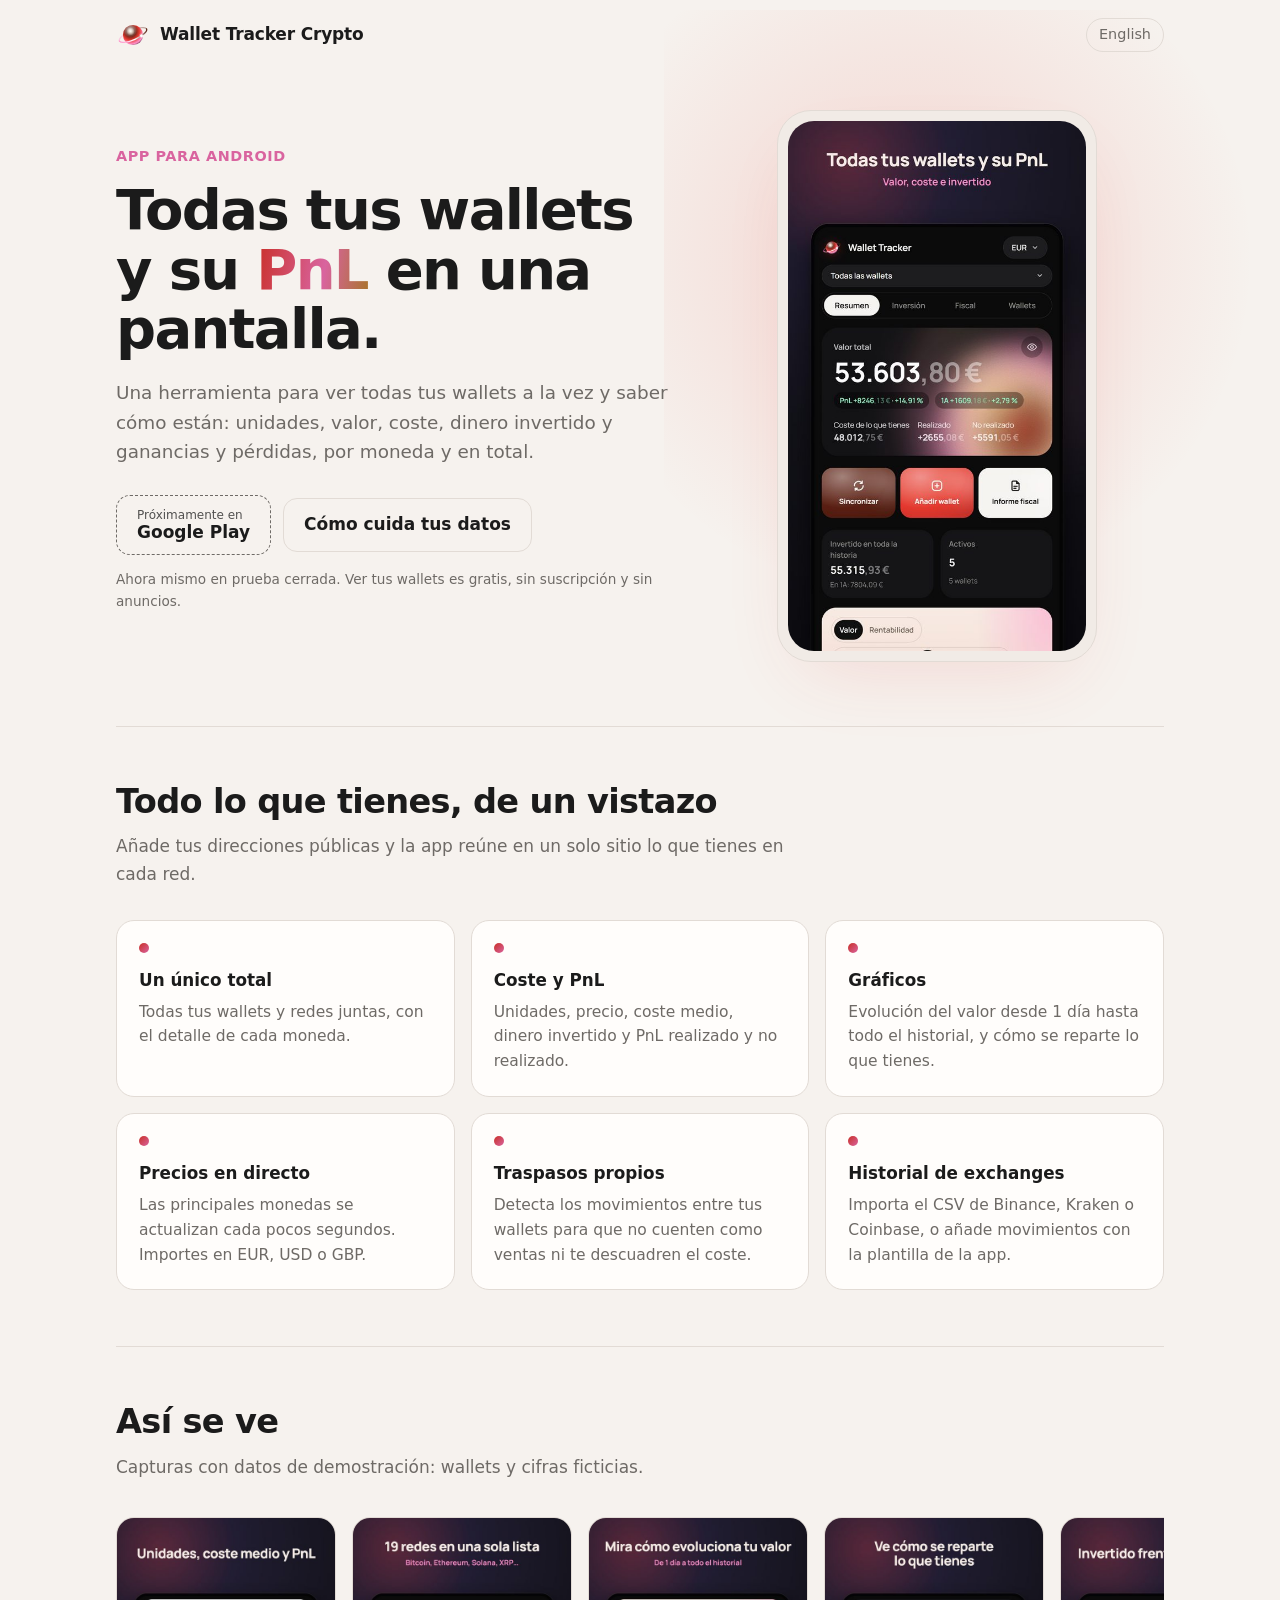
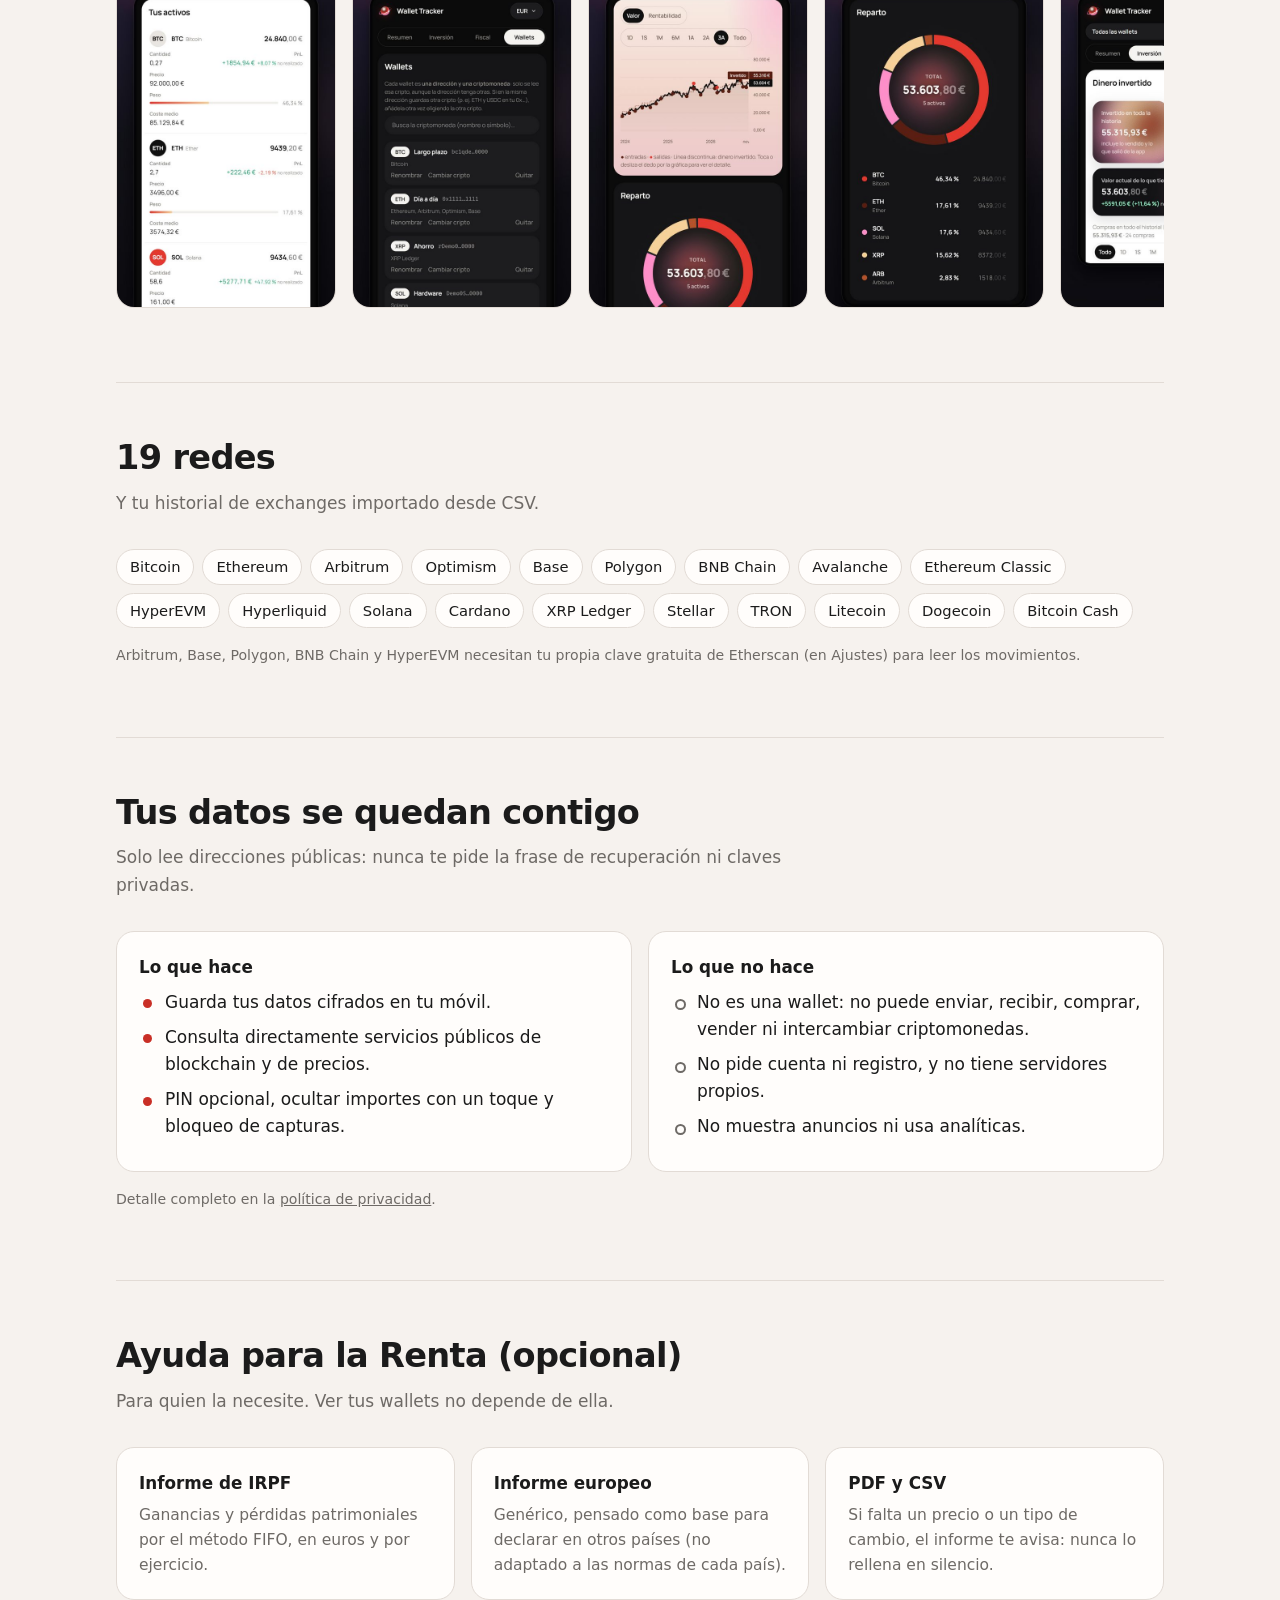
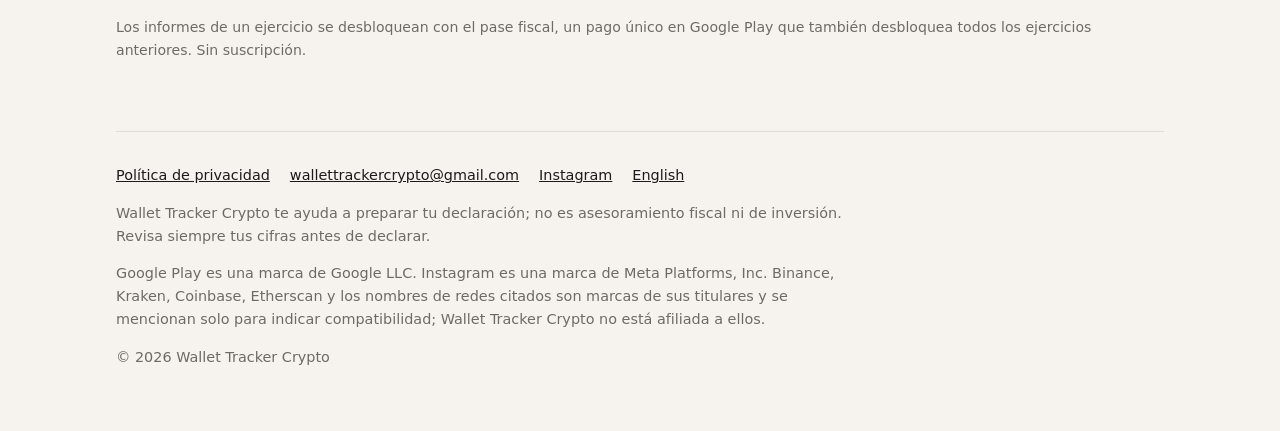
<file: index.html>
<!doctype html>
<html lang="es">
<head>
<meta charset="utf-8">
<meta name="viewport" content="width=device-width,initial-scale=1">
<meta http-equiv="Content-Security-Policy" content="default-src 'none'; style-src 'self'; img-src 'self'; base-uri 'none'; form-action 'none'">
<meta name="referrer" content="no-referrer">
<title>Wallet Tracker Crypto</title>
<meta name="description" content="Todas tus wallets y su PnL en una pantalla. Solo lee direcciones públicas: nunca pide claves privadas. Sin cuenta, sin anuncios y con tus datos cifrados en el móvil.">
<link rel="canonical" href="https://wallettrackercrypto.github.io/">
<link rel="alternate" hreflang="es" href="https://wallettrackercrypto.github.io/">
<link rel="alternate" hreflang="en" href="https://wallettrackercrypto.github.io/en.html">
<link rel="icon" href="img/icon-32.png" sizes="32x32">
<link rel="apple-touch-icon" href="img/icon-192.png">
<meta property="og:title" content="Wallet Tracker Crypto">
<meta property="og:description" content="Todas tus wallets y su PnL en una pantalla.">
<meta property="og:image" content="https://wallettrackercrypto.github.io/img/og-es.jpg">
<meta property="og:type" content="website">
<link rel="stylesheet" href="style.css">
</head>
<body>
<div class="wrap">
  <header class="top">
    <a class="brand" href="./"><img src="img/logo.svg" alt="" width="34" height="34">Wallet Tracker Crypto</a>
    <a class="lang" href="en.html" hreflang="en" lang="en">English</a>
  </header>

  <main>
    <div class="hero">
      <div>
        <p class="eyebrow">App para Android</p>
        <h1>Todas tus wallets y su <span class="hl">PnL</span> en una pantalla.</h1>
        <p class="lead">Una herramienta para ver todas tus wallets a la vez y saber cómo están: unidades, valor, coste, dinero invertido y ganancias y pérdidas, por moneda y en total.</p>
        <div class="cta">
          <span class="btn soon"><span><small>Próximamente en</small>Google Play</span></span>
          <a class="btn ghost" href="#privacidad">Cómo cuida tus datos</a>
        </div>
        <p class="note">Ahora mismo en prueba cerrada. Ver tus wallets es gratis, sin suscripción y sin anuncios.</p>
      </div>
      <div class="phone"><img src="img/es/01-overview.jpg" alt="Resumen de la app con el total de todas las wallets y su PnL" width="540" height="960"></div>
    </div>

    <section>
      <h2>Todo lo que tienes, de un vistazo</h2>
      <p class="sub">Añade tus direcciones públicas y la app reúne en un solo sitio lo que tienes en cada red.</p>
      <div class="grid">
        <div class="card"><div class="dot"></div><h3>Un único total</h3><p>Todas tus wallets y redes juntas, con el detalle de cada moneda.</p></div>
        <div class="card"><div class="dot"></div><h3>Coste y PnL</h3><p>Unidades, precio, coste medio, dinero invertido y PnL realizado y no realizado.</p></div>
        <div class="card"><div class="dot"></div><h3>Gráficos</h3><p>Evolución del valor desde 1 día hasta todo el historial, y cómo se reparte lo que tienes.</p></div>
        <div class="card"><div class="dot"></div><h3>Precios en directo</h3><p>Las principales monedas se actualizan cada pocos segundos. Importes en EUR, USD o GBP.</p></div>
        <div class="card"><div class="dot"></div><h3>Traspasos propios</h3><p>Detecta los movimientos entre tus wallets para que no cuenten como ventas ni te descuadren el coste.</p></div>
        <div class="card"><div class="dot"></div><h3>Historial de exchanges</h3><p>Importa el CSV de Binance, Kraken o Coinbase, o añade movimientos con la plantilla de la app.</p></div>
      </div>
    </section>

    <section aria-label="Capturas de pantalla">
      <h2>Así se ve</h2>
      <p class="sub">Capturas con datos de demostración: wallets y cifras ficticias.</p>
      <div class="shots">
        <figure><img src="img/es/02-assets.jpg" alt="Lista de activos con unidades, coste medio y PnL" width="540" height="960" loading="lazy"></figure>
        <figure><img src="img/es/03-wallets.jpg" alt="Lista de wallets en varias redes" width="540" height="960" loading="lazy"></figure>
        <figure><img src="img/es/04-chart.jpg" alt="Gráfico del valor por periodo" width="540" height="960" loading="lazy"></figure>
        <figure><img src="img/es/05-allocation.jpg" alt="Gráfico de distribución" width="540" height="960" loading="lazy"></figure>
        <figure><img src="img/es/06-investment.jpg" alt="Dinero invertido frente a valor actual" width="540" height="960" loading="lazy"></figure>
        <figure><img src="img/es/07-privacy.jpg" alt="Opciones de privacidad: PIN y ocultar importes" width="540" height="960" loading="lazy"></figure>
        <figure><img src="img/es/08-tax.jpg" alt="Pase fiscal del IRPF en la app" width="540" height="960" loading="lazy"></figure>
      </div>
    </section>

    <section>
      <h2>19 redes</h2>
      <p class="sub">Y tu historial de exchanges importado desde CSV.</p>
      <ul class="nets">
        <li>Bitcoin</li><li>Ethereum</li><li>Arbitrum</li><li>Optimism</li><li>Base</li><li>Polygon</li><li>BNB Chain</li>
        <li>Avalanche</li><li>Ethereum Classic</li><li>HyperEVM</li><li>Hyperliquid</li><li>Solana</li><li>Cardano</li>
        <li>XRP Ledger</li><li>Stellar</li><li>TRON</li><li>Litecoin</li><li>Dogecoin</li><li>Bitcoin Cash</li>
      </ul>
      <p class="fine">Arbitrum, Base, Polygon, BNB Chain y HyperEVM necesitan tu propia clave gratuita de Etherscan (en Ajustes) para leer los movimientos.</p>
    </section>

    <section id="privacidad">
      <h2>Tus datos se quedan contigo</h2>
      <p class="sub">Solo lee direcciones públicas: nunca te pide la frase de recuperación ni claves privadas.</p>
      <div class="split">
        <div class="card">
          <h3>Lo que hace</h3>
          <ul class="check">
            <li>Guarda tus datos cifrados en tu móvil.</li>
            <li>Consulta directamente servicios públicos de blockchain y de precios.</li>
            <li>PIN opcional, ocultar importes con un toque y bloqueo de capturas.</li>
          </ul>
        </div>
        <div class="card">
          <h3>Lo que no hace</h3>
          <ul class="check cross">
            <li>No es una wallet: no puede enviar, recibir, comprar, vender ni intercambiar criptomonedas.</li>
            <li>No pide cuenta ni registro, y no tiene servidores propios.</li>
            <li>No muestra anuncios ni usa analíticas.</li>
          </ul>
        </div>
      </div>
      <p class="fine">Detalle completo en la <a href="https://wallettrackercrypto.github.io/wallettracker-privacy/">política de privacidad</a>.</p>
    </section>

    <section>
      <h2>Ayuda para la Renta (opcional)</h2>
      <p class="sub">Para quien la necesite. Ver tus wallets no depende de ella.</p>
      <div class="grid">
        <div class="card"><h3>Informe de IRPF</h3><p>Ganancias y pérdidas patrimoniales por el método FIFO, en euros y por ejercicio.</p></div>
        <div class="card"><h3>Informe europeo</h3><p>Genérico, pensado como base para declarar en otros países (no adaptado a las normas de cada país).</p></div>
        <div class="card"><h3>PDF y CSV</h3><p>Si falta un precio o un tipo de cambio, el informe te avisa: nunca lo rellena en silencio.</p></div>
      </div>
      <p class="fine">Los informes de un ejercicio se desbloquean con el pase fiscal, un pago único en Google Play que también desbloquea todos los ejercicios anteriores. Sin suscripción.</p>
    </section>
  </main>

  <footer>
    <nav>
      <a href="https://wallettrackercrypto.github.io/wallettracker-privacy/">Política de privacidad</a>
      <a href="mailto:wallettrackercrypto@gmail.com">wallettrackercrypto@gmail.com</a>
      <a href="https://www.instagram.com/wallettrackercrypto/" rel="noopener">Instagram</a>
      <a href="en.html" hreflang="en" lang="en">English</a>
    </nav>
    <p class="disclaimer">Wallet Tracker Crypto te ayuda a preparar tu declaración; no es asesoramiento fiscal ni de inversión. Revisa siempre tus cifras antes de declarar.</p>
    <p class="disclaimer">Google Play es una marca de Google LLC. Instagram es una marca de Meta Platforms, Inc. Binance, Kraken, Coinbase, Etherscan y los nombres de redes citados son marcas de sus titulares y se mencionan solo para indicar compatibilidad; Wallet Tracker Crypto no está afiliada a ellos.</p>
    <p>© 2026 Wallet Tracker Crypto</p>
  </footer>
</div>
</body>
</html>
</file>
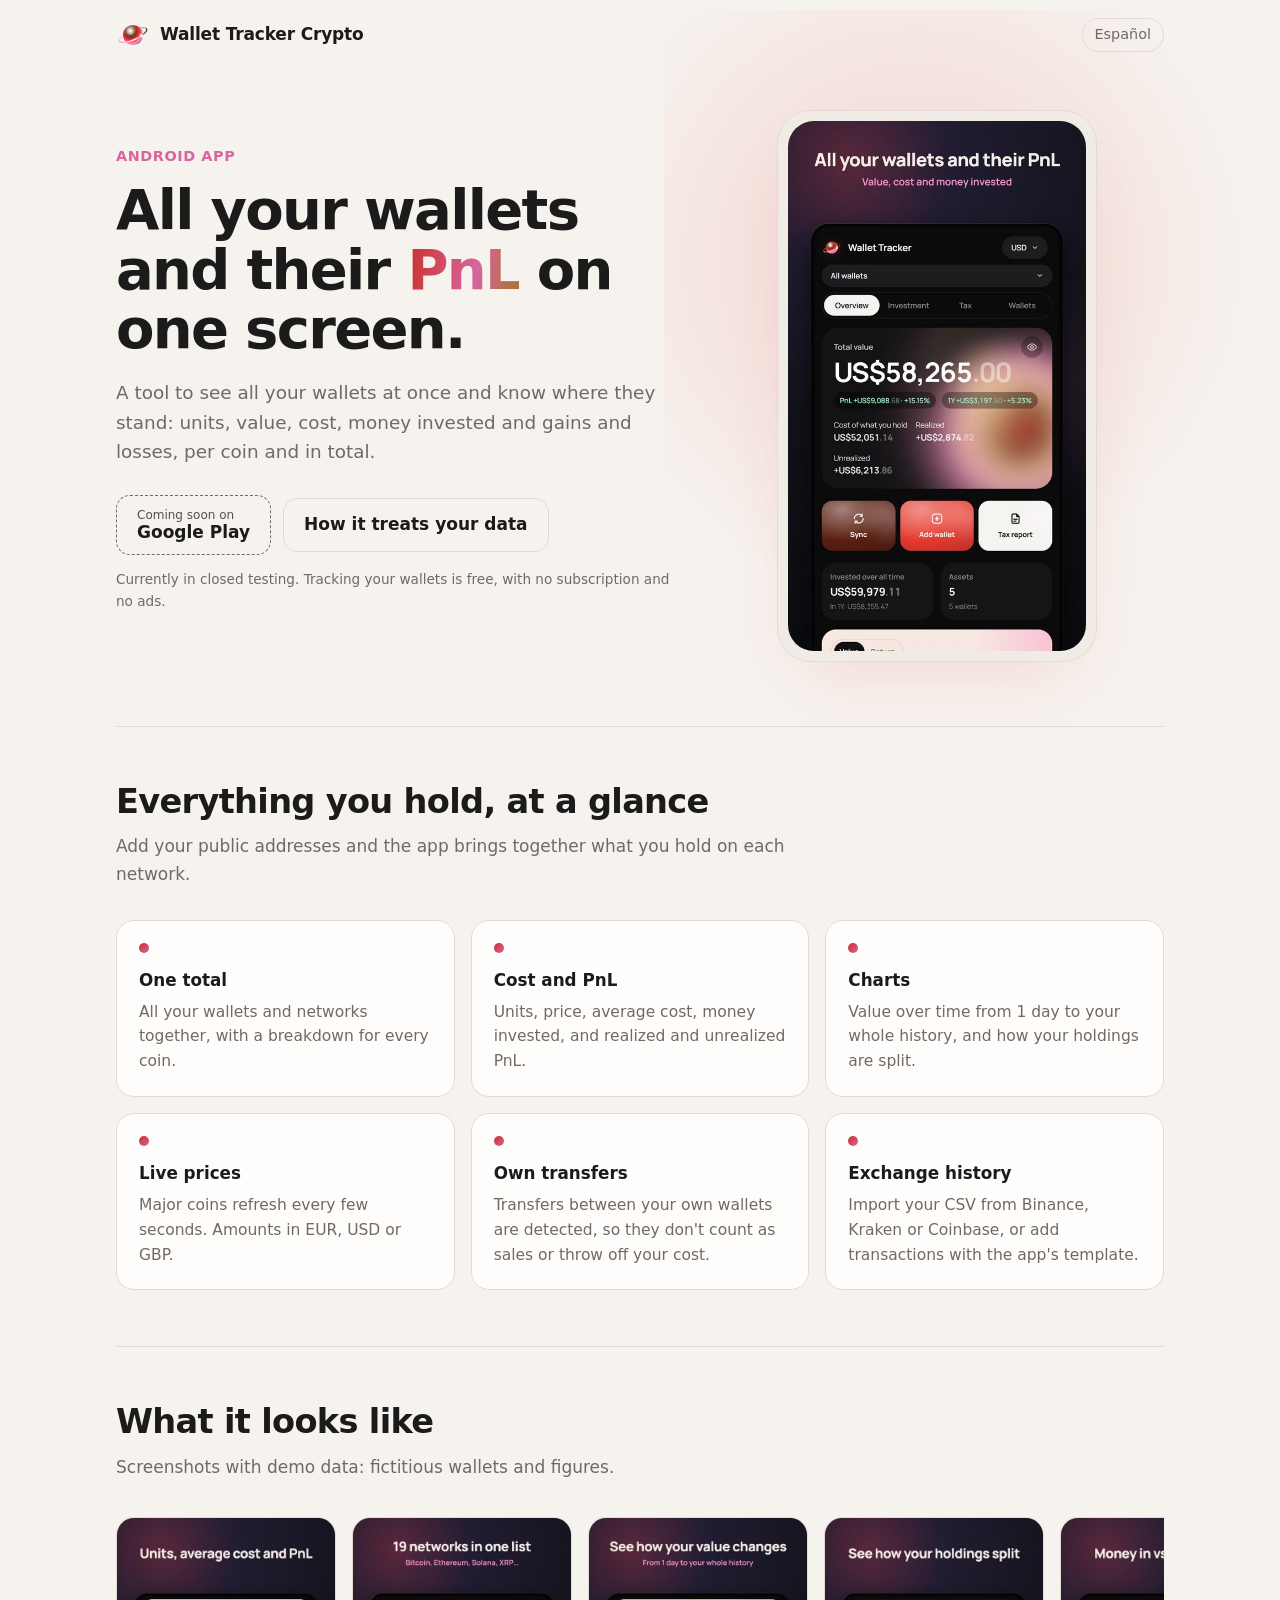
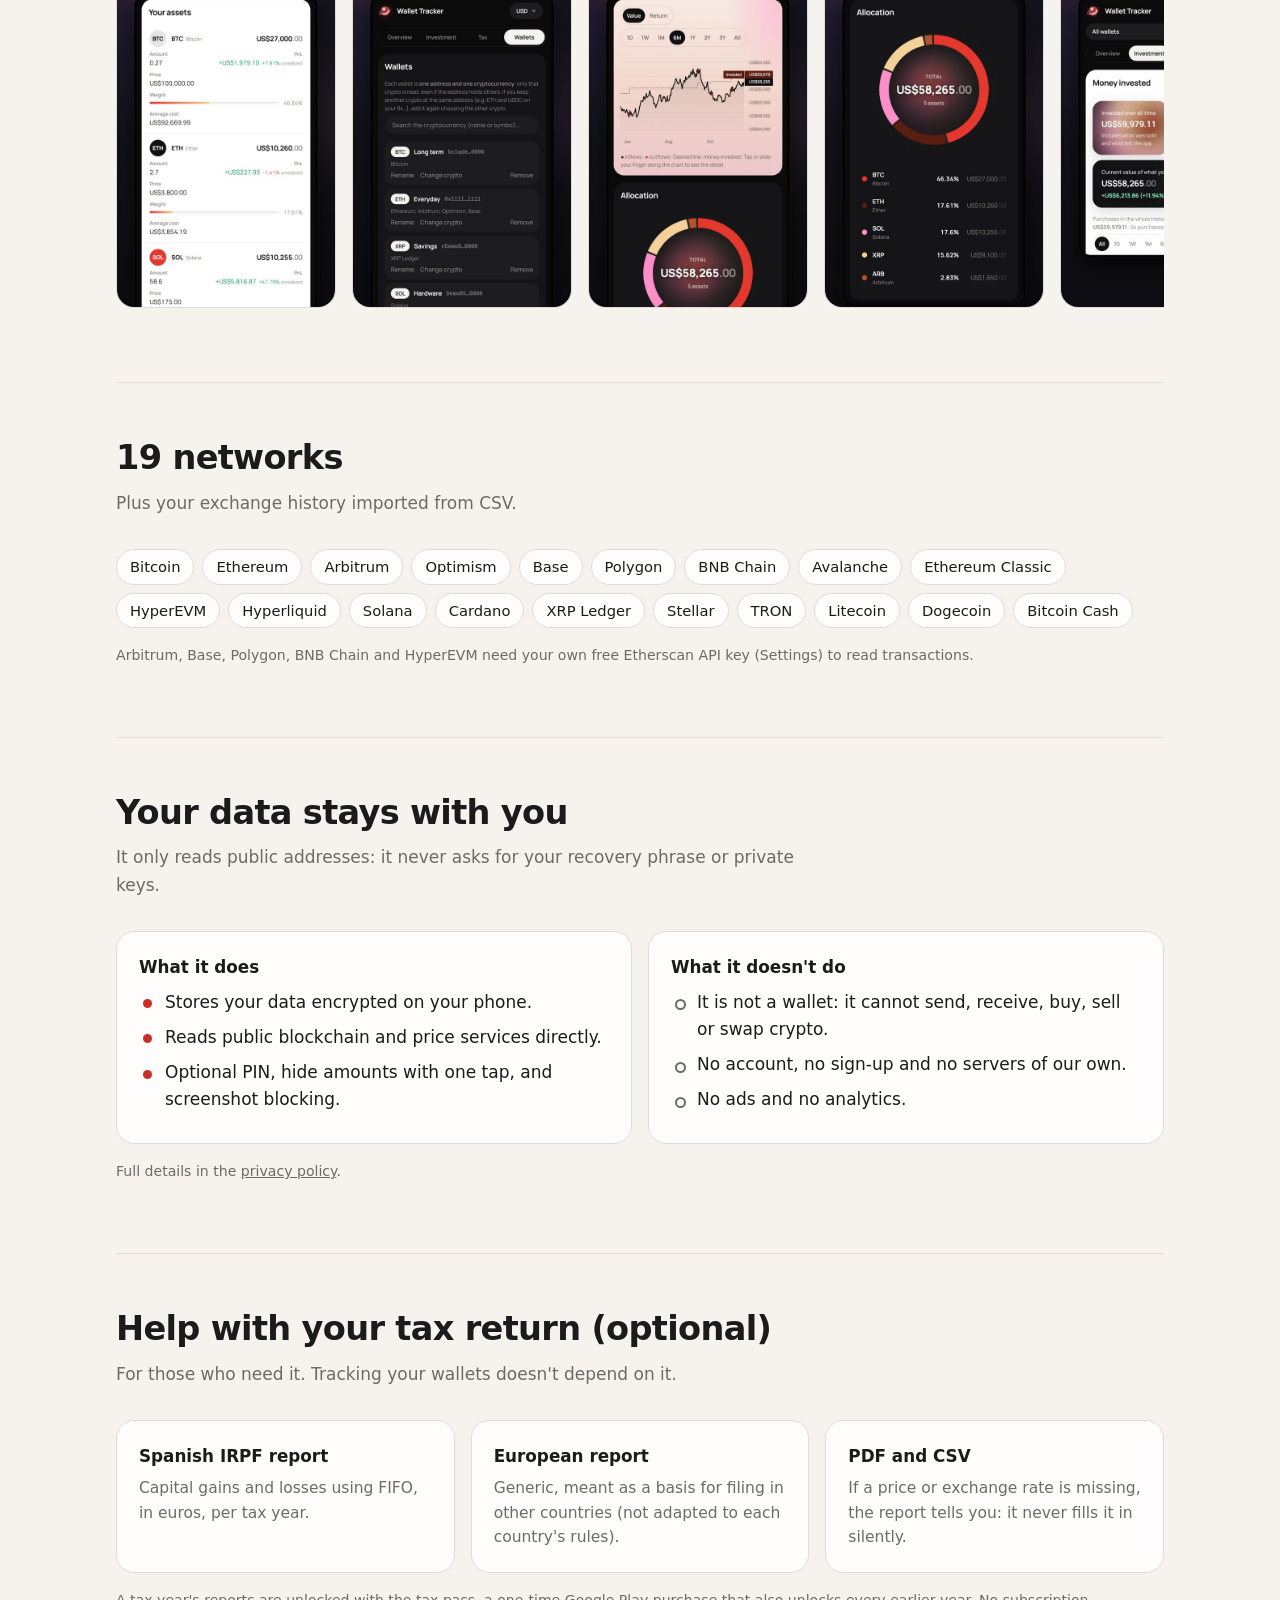
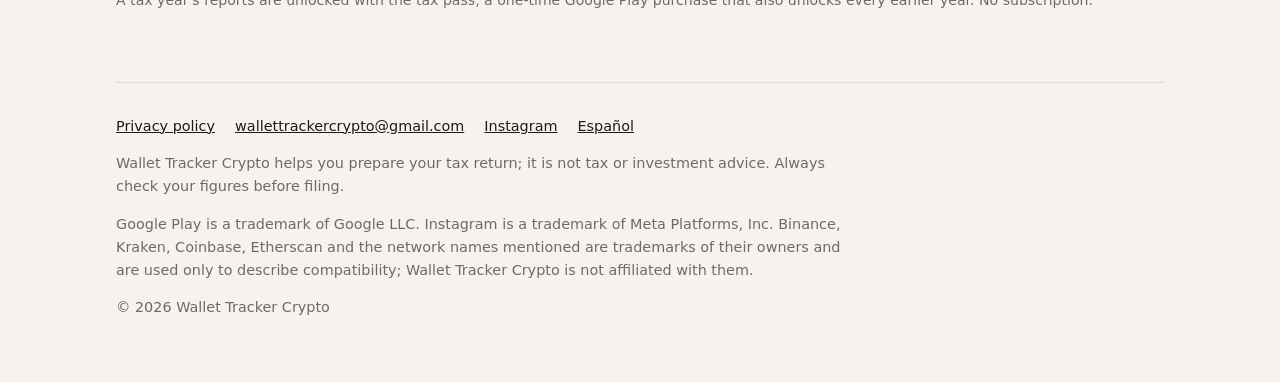
<file: en.html>
<!doctype html>
<html lang="en">
<head>
<meta charset="utf-8">
<meta name="viewport" content="width=device-width,initial-scale=1">
<meta http-equiv="Content-Security-Policy" content="default-src 'none'; style-src 'self'; img-src 'self'; base-uri 'none'; form-action 'none'">
<meta name="referrer" content="no-referrer">
<title>Wallet Tracker Crypto</title>
<meta name="description" content="All your wallets and their PnL on one screen. It only reads public addresses and never asks for private keys. No account, no ads, and your data encrypted on your phone.">
<link rel="canonical" href="https://wallettrackercrypto.github.io/en.html">
<link rel="alternate" hreflang="es" href="https://wallettrackercrypto.github.io/">
<link rel="alternate" hreflang="en" href="https://wallettrackercrypto.github.io/en.html">
<link rel="icon" href="img/icon-32.png" sizes="32x32">
<link rel="apple-touch-icon" href="img/icon-192.png">
<meta property="og:title" content="Wallet Tracker Crypto">
<meta property="og:description" content="All your wallets and their PnL on one screen.">
<meta property="og:image" content="https://wallettrackercrypto.github.io/img/og-en.jpg">
<meta property="og:type" content="website">
<link rel="stylesheet" href="style.css">
</head>
<body>
<div class="wrap">
  <header class="top">
    <a class="brand" href="en.html"><img src="img/logo.svg" alt="" width="34" height="34">Wallet Tracker Crypto</a>
    <a class="lang" href="./" hreflang="es" lang="es">Español</a>
  </header>

  <main>
    <div class="hero">
      <div>
        <p class="eyebrow">Android app</p>
        <h1>All your wallets and their <span class="hl">PnL</span> on one screen.</h1>
        <p class="lead">A tool to see all your wallets at once and know where they stand: units, value, cost, money invested and gains and losses, per coin and in total.</p>
        <div class="cta">
          <span class="btn soon"><span><small>Coming soon on</small>Google Play</span></span>
          <a class="btn ghost" href="#privacy">How it treats your data</a>
        </div>
        <p class="note">Currently in closed testing. Tracking your wallets is free, with no subscription and no ads.</p>
      </div>
      <div class="phone"><img src="img/en/01-overview.jpg" alt="App overview with the total of all wallets and their PnL" width="540" height="960"></div>
    </div>

    <section>
      <h2>Everything you hold, at a glance</h2>
      <p class="sub">Add your public addresses and the app brings together what you hold on each network.</p>
      <div class="grid">
        <div class="card"><div class="dot"></div><h3>One total</h3><p>All your wallets and networks together, with a breakdown for every coin.</p></div>
        <div class="card"><div class="dot"></div><h3>Cost and PnL</h3><p>Units, price, average cost, money invested, and realized and unrealized PnL.</p></div>
        <div class="card"><div class="dot"></div><h3>Charts</h3><p>Value over time from 1 day to your whole history, and how your holdings are split.</p></div>
        <div class="card"><div class="dot"></div><h3>Live prices</h3><p>Major coins refresh every few seconds. Amounts in EUR, USD or GBP.</p></div>
        <div class="card"><div class="dot"></div><h3>Own transfers</h3><p>Transfers between your own wallets are detected, so they don't count as sales or throw off your cost.</p></div>
        <div class="card"><div class="dot"></div><h3>Exchange history</h3><p>Import your CSV from Binance, Kraken or Coinbase, or add transactions with the app's template.</p></div>
      </div>
    </section>

    <section aria-label="Screenshots">
      <h2>What it looks like</h2>
      <p class="sub">Screenshots with demo data: fictitious wallets and figures.</p>
      <div class="shots">
        <figure><img src="img/en/02-assets.jpg" alt="Asset list with units, average cost and PnL" width="540" height="960" loading="lazy"></figure>
        <figure><img src="img/en/03-wallets.jpg" alt="Wallet list across several networks" width="540" height="960" loading="lazy"></figure>
        <figure><img src="img/en/04-chart.jpg" alt="Value chart by period" width="540" height="960" loading="lazy"></figure>
        <figure><img src="img/en/05-allocation.jpg" alt="Allocation chart" width="540" height="960" loading="lazy"></figure>
        <figure><img src="img/en/06-investment.jpg" alt="Money invested vs. value today" width="540" height="960" loading="lazy"></figure>
        <figure><img src="img/en/07-privacy.jpg" alt="Privacy options: PIN and hidden amounts" width="540" height="960" loading="lazy"></figure>
        <figure><img src="img/en/08-tax.jpg" alt="Tax pass for the IRPF report in the app" width="540" height="960" loading="lazy"></figure>
      </div>
    </section>

    <section>
      <h2>19 networks</h2>
      <p class="sub">Plus your exchange history imported from CSV.</p>
      <ul class="nets">
        <li>Bitcoin</li><li>Ethereum</li><li>Arbitrum</li><li>Optimism</li><li>Base</li><li>Polygon</li><li>BNB Chain</li>
        <li>Avalanche</li><li>Ethereum Classic</li><li>HyperEVM</li><li>Hyperliquid</li><li>Solana</li><li>Cardano</li>
        <li>XRP Ledger</li><li>Stellar</li><li>TRON</li><li>Litecoin</li><li>Dogecoin</li><li>Bitcoin Cash</li>
      </ul>
      <p class="fine">Arbitrum, Base, Polygon, BNB Chain and HyperEVM need your own free Etherscan API key (Settings) to read transactions.</p>
    </section>

    <section id="privacy">
      <h2>Your data stays with you</h2>
      <p class="sub">It only reads public addresses: it never asks for your recovery phrase or private keys.</p>
      <div class="split">
        <div class="card">
          <h3>What it does</h3>
          <ul class="check">
            <li>Stores your data encrypted on your phone.</li>
            <li>Reads public blockchain and price services directly.</li>
            <li>Optional PIN, hide amounts with one tap, and screenshot blocking.</li>
          </ul>
        </div>
        <div class="card">
          <h3>What it doesn't do</h3>
          <ul class="check cross">
            <li>It is not a wallet: it cannot send, receive, buy, sell or swap crypto.</li>
            <li>No account, no sign-up and no servers of our own.</li>
            <li>No ads and no analytics.</li>
          </ul>
        </div>
      </div>
      <p class="fine">Full details in the <a href="https://wallettrackercrypto.github.io/wallettracker-privacy/en.html">privacy policy</a>.</p>
    </section>

    <section>
      <h2>Help with your tax return (optional)</h2>
      <p class="sub">For those who need it. Tracking your wallets doesn't depend on it.</p>
      <div class="grid">
        <div class="card"><h3>Spanish IRPF report</h3><p>Capital gains and losses using FIFO, in euros, per tax year.</p></div>
        <div class="card"><h3>European report</h3><p>Generic, meant as a basis for filing in other countries (not adapted to each country's rules).</p></div>
        <div class="card"><h3>PDF and CSV</h3><p>If a price or exchange rate is missing, the report tells you: it never fills it in silently.</p></div>
      </div>
      <p class="fine">A tax year's reports are unlocked with the tax pass, a one-time Google Play purchase that also unlocks every earlier year. No subscription.</p>
    </section>
  </main>

  <footer>
    <nav>
      <a href="https://wallettrackercrypto.github.io/wallettracker-privacy/en.html">Privacy policy</a>
      <a href="mailto:wallettrackercrypto@gmail.com">wallettrackercrypto@gmail.com</a>
      <a href="https://www.instagram.com/wallettrackercrypto/" rel="noopener">Instagram</a>
      <a href="./" hreflang="es" lang="es">Español</a>
    </nav>
    <p class="disclaimer">Wallet Tracker Crypto helps you prepare your tax return; it is not tax or investment advice. Always check your figures before filing.</p>
    <p class="disclaimer">Google Play is a trademark of Google LLC. Instagram is a trademark of Meta Platforms, Inc. Binance, Kraken, Coinbase, Etherscan and the network names mentioned are trademarks of their owners and are used only to describe compatibility; Wallet Tracker Crypto is not affiliated with them.</p>
    <p>© 2026 Wallet Tracker Crypto</p>
  </footer>
</div>
</body>
</html>
</file>
<file: style.css>
:root {
  --bg: #0b0b0c; --card: #151416; --card-2: #1d1b1e; --text: #f6f4f1; --muted: #a39f9a; --border: #2a2729;
  --accent: #e5392f; --accent-deep: #5a1f12; --accent-soft: #ff8fc8; --gold: #f6d29a;
  --glow: rgba(229, 57, 47, .28);
  color-scheme: dark;
}
@media (prefers-color-scheme: light) {
  :root {
    --bg: #f6f2ee; --card: #fffdfb; --card-2: #f1ebe6; --text: #1b1b1b; --muted: #6e6a66; --border: #e2dbd5;
    --accent: #c92f26; --accent-deep: #5a1f12; --accent-soft: #d9649f; --gold: #a8742a;
    --glow: rgba(229, 57, 47, .16);
    color-scheme: light;
  }
}
* { box-sizing: border-box; }
html { -webkit-text-size-adjust: 100%; }
body {
  margin: 0; background: var(--bg); color: var(--text);
  font: 17px/1.6 system-ui, -apple-system, "Segoe UI", Roboto, sans-serif;
  overflow-x: hidden;
}
a { color: inherit; }
img { max-width: 100%; display: block; }
.wrap { max-width: 1080px; margin: 0 auto; padding: 0 16px; }

/* Header */
header.top { display: flex; align-items: center; justify-content: space-between; gap: 12px; padding: 18px 0; }
.brand { display: flex; align-items: center; gap: 10px; text-decoration: none; font-weight: 700; letter-spacing: -.01em; }
.brand img { width: 34px; height: 34px; }
.lang { font-size: .9rem; color: var(--muted); text-decoration: none; border: 1px solid var(--border); border-radius: 999px; padding: 4px 12px; }
.lang:hover { color: var(--text); border-color: var(--muted); }

/* Hero */
.hero { position: relative; display: grid; grid-template-columns: 1.1fr .9fr; gap: 40px; align-items: center; padding: 40px 0 64px; }
.hero::before {
  content: ""; position: absolute; z-index: -1; width: 620px; height: 620px; right: -120px; top: -60px;
  background: radial-gradient(circle at 40% 40%, var(--glow), transparent 65%); pointer-events: none;
}
.eyebrow { color: var(--accent-soft); font-weight: 600; font-size: .9rem; letter-spacing: .04em; text-transform: uppercase; margin: 0 0 12px; }
h1 { font-size: clamp(2.1rem, 5.4vw, 3.5rem); line-height: 1.06; letter-spacing: -.03em; margin: 0 0 20px; }
h1 .hl { background: linear-gradient(100deg, var(--accent), var(--accent-soft) 60%, var(--gold)); -webkit-background-clip: text; background-clip: text; color: transparent; }
.lead { font-size: 1.15rem; color: var(--muted); margin: 0 0 28px; max-width: 34em; }
.cta { display: flex; flex-wrap: wrap; gap: 12px; align-items: center; }
.btn {
  display: inline-flex; align-items: center; gap: 10px; padding: 12px 20px; border-radius: 14px; text-decoration: none; font-weight: 600;
  background: var(--text); color: var(--bg);
}
.btn.ghost { background: transparent; color: var(--text); border: 1px solid var(--border); }
.btn small { display: block; font-weight: 400; font-size: .75rem; opacity: .75; line-height: 1.2; }
.btn span { line-height: 1.2; }
.note { font-size: .85rem; color: var(--muted); margin-top: 14px; }
.phone { justify-self: center; width: min(320px, 78vw); border-radius: 34px; padding: 10px; background: var(--card-2); border: 1px solid var(--border); box-shadow: 0 30px 80px -30px var(--glow); }
.phone img { border-radius: 26px; width: 100%; height: auto; aspect-ratio: 9 / 16; }

/* Sections */
section { padding: 56px 0; border-top: 1px solid var(--border); }
h2 { font-size: clamp(1.5rem, 3.4vw, 2.1rem); line-height: 1.15; letter-spacing: -.02em; margin: 0 0 12px; }
.sub { color: var(--muted); margin: 0 0 32px; max-width: 40em; }
.grid { display: grid; grid-template-columns: repeat(3, 1fr); gap: 16px; }
.card { background: var(--card); border: 1px solid var(--border); border-radius: 18px; padding: 22px; }
.card h3 { margin: 0 0 6px; font-size: 1.05rem; }
.card p { margin: 0; color: var(--muted); font-size: .97rem; }
.dot { width: 10px; height: 10px; border-radius: 50%; background: linear-gradient(135deg, var(--accent), var(--accent-soft)); margin-bottom: 14px; }

/* Screenshot strip: scrolls inside itself, never the page */
.shots { display: flex; gap: 16px; overflow-x: auto; scroll-snap-type: x mandatory; padding: 4px 2px 18px; -webkit-overflow-scrolling: touch; }
.shots figure { flex: 0 0 auto; width: 220px; margin: 0; scroll-snap-align: start; }
.shots img { width: 220px; height: auto; aspect-ratio: 9 / 16; border-radius: 18px; border: 1px solid var(--border); background: var(--card-2); }

.nets { display: flex; flex-wrap: wrap; gap: 8px; margin: 0; padding: 0; list-style: none; }
.nets li { border: 1px solid var(--border); background: var(--card); border-radius: 999px; padding: 5px 13px; font-size: .92rem; }
.fine { font-size: .88rem; color: var(--muted); margin-top: 16px; }

.split { display: grid; grid-template-columns: 1fr 1fr; gap: 16px; }
ul.check { margin: 0; padding: 0; list-style: none; }
ul.check li { padding-left: 26px; position: relative; margin: 8px 0; }
ul.check li::before { content: ""; position: absolute; left: 4px; top: .62em; width: 9px; height: 9px; border-radius: 50%; background: var(--accent); }
ul.cross li::before { background: transparent; border: 2px solid var(--muted); width: 7px; height: 7px; }

footer { border-top: 1px solid var(--border); padding: 32px 0 48px; color: var(--muted); font-size: .9rem; }
footer nav { display: flex; flex-wrap: wrap; gap: 8px 20px; margin-bottom: 14px; }
footer a { color: var(--text); }
.disclaimer { max-width: 52em; }

@media (max-width: 860px) {
  .hero { grid-template-columns: 1fr; gap: 32px; padding-top: 16px; }
  .hero::before { width: 420px; height: 420px; right: -160px; top: 120px; }
  .grid { grid-template-columns: 1fr 1fr; }
}
@media (max-width: 560px) {
  body { font-size: 16px; }
  .grid, .split { grid-template-columns: 1fr; }
  section { padding: 44px 0; }
  .shots figure, .shots img { width: 180px; }
}

/* "Coming soon" is a label, not a button */
.btn.soon { background: transparent; color: var(--text); border: 1px dashed var(--muted); cursor: default; }
</file>
